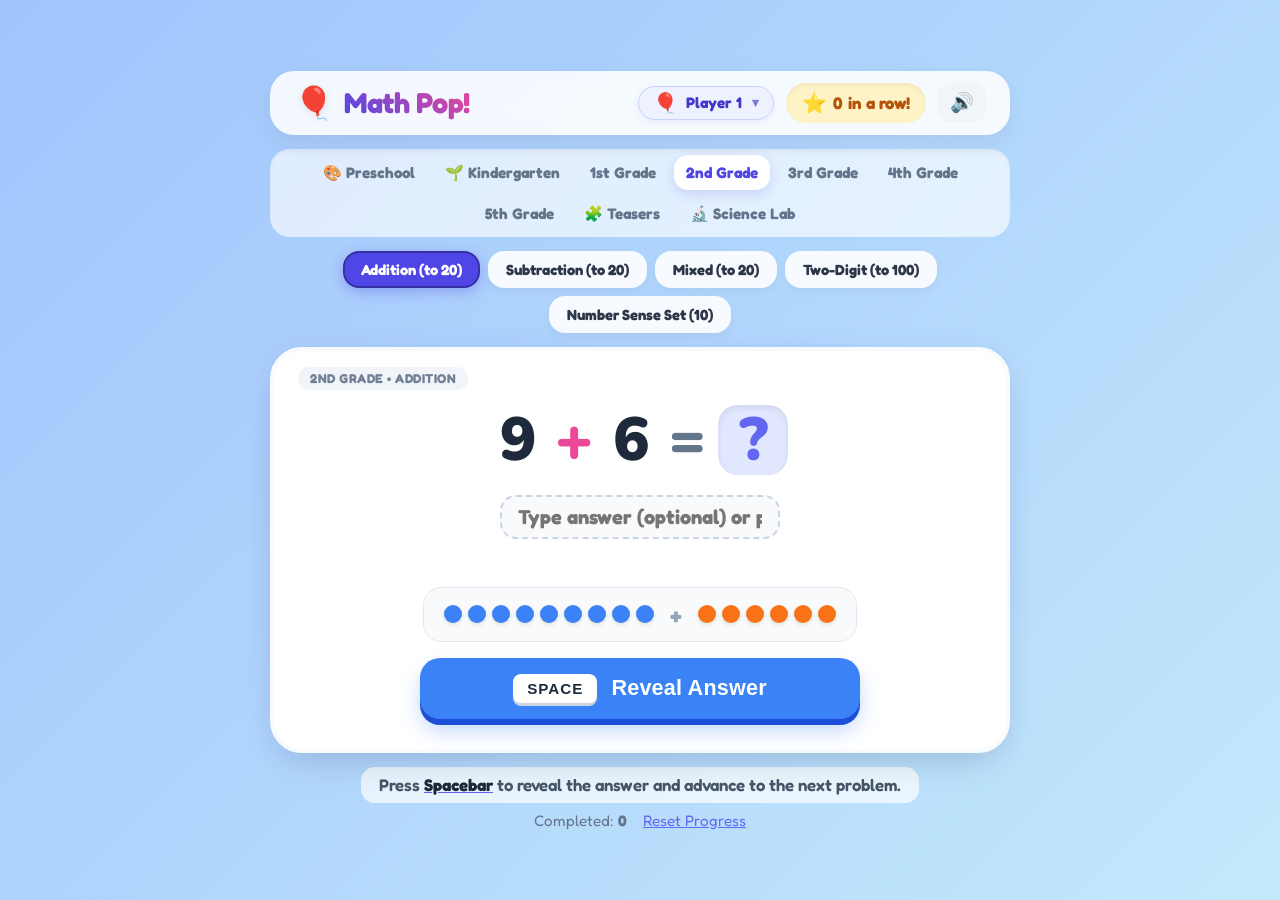
<file: index.html>
<!DOCTYPE html>
<html lang="en">
<head>
  <meta charset="UTF-8">
  <meta name="viewport" content="width=device-width, initial-scale=1.0">
  <title>Math Pop! 🚀 Preschool, Elementary Math, Logic &amp; Science Lab</title>
  <link rel="icon" href="data:image/svg+xml,<svg xmlns=%22http://www.w3.org/2000/svg%22 viewBox=%220 0 100 100%22><text y=%22.9em%22 font-size=%2290%22>🎈</text></svg>">
  <link rel="stylesheet" href="style.css">
  <link rel="preconnect" href="https://fonts.googleapis.com">
  <link rel="preconnect" href="https://fonts.gstatic.com" crossorigin>
  <link href="https://fonts.googleapis.com/css2?family=Fredoka:wght@400;600;700&family=Nunito:wght@700;900&display=swap" rel="stylesheet">
</head>
<body>
  <div class="app-container">
    <!-- Header Area -->
    <header class="quiz-header">
      <div class="logo">
        <span class="logo-icon">🎈</span>
        <h1>Math Pop!</h1>
      </div>

      <div class="header-controls">
        <button id="profileBtn" class="profile-pill" aria-label="Player Profile" title="Switch player or edit nickname">
          <span id="profileAvatar" class="profile-avatar">🎈</span>
          <span id="profileName" class="profile-name">Player 1</span>
          <span class="profile-pill-arrow">▾</span>
        </button>
        <div class="streak-pill" id="streakPill" title="Current streak">
          <span class="star-icon">⭐</span>
          <span id="streakCount">0</span> in a row!
        </div>
        <button id="soundToggle" class="icon-btn" aria-label="Toggle Sound" title="Toggle Sound">
          🔊
        </button>
      </div>
    </header>

    <!-- Top Primary Navigation Tabs: Grades & Activities -->
    <nav class="app-tabs" role="tablist" aria-label="Grades and Activities">
      <button class="app-tab" id="tabPreschool" role="tab" aria-selected="false" data-tab="preschool">
        🎨 Preschool
      </button>
      <button class="app-tab" id="tabKindergarten" role="tab" aria-selected="false" data-tab="kindergarten">
        🌱 Kindergarten
      </button>
      <button class="app-tab" id="tabGrade1" role="tab" aria-selected="false" data-tab="grade1">
        1st Grade
      </button>
      <button class="app-tab active" id="tabGrade2" role="tab" aria-selected="true" data-tab="grade2">
        2nd Grade
      </button>
      <button class="app-tab" id="tabGrade3" role="tab" aria-selected="false" data-tab="grade3">
        3rd Grade
      </button>
      <button class="app-tab" id="tabGrade4" role="tab" aria-selected="false" data-tab="grade4">
        4th Grade
      </button>
      <button class="app-tab" id="tabGrade5" role="tab" aria-selected="false" data-tab="grade5">
        5th Grade
      </button>
      <button class="app-tab" id="tabRiddles" role="tab" aria-selected="false" data-tab="riddles">
        🧩 Teasers
      </button>
      <button class="app-tab" id="tabScience" role="tab" aria-selected="false" data-tab="science">
        🔬 Science Lab
      </button>
    </nav>
 
    <!-- Main Application Landmark Container -->
    <main id="mainApp" class="app-main">

      <!-- TAB SECTION: PRESCHOOL (PATTERNS, COUNTING 1-5, SHAPES & SIZES, SORTING) -->
      <section id="preschoolSection" class="tab-panel hidden" role="tabpanel">
        <div class="mode-selector" id="preschoolTrackBar" role="radiogroup" aria-label="Preschool Problem Sets">
          <button class="preschool-track-btn active" data-track="patterns">Patterns (12)</button>
          <button class="preschool-track-btn" data-track="counting">Counting 1–5 (12)</button>
          <button class="preschool-track-btn" data-track="shapes">Shapes &amp; Sizes (12)</button>
          <button class="preschool-track-btn" data-track="sorting">Sorting &amp; Matching (12)</button>
        </div>

        <!-- Sequential Numbered Navigation Toolbar -->
        <div class="slide-nav-toolbar preschool-nav-toolbar" aria-label="Preschool Problem Navigation">
          <button id="prevPreschoolSlideBtn" class="slide-nav-btn" title="Previous Problem (Left Arrow)">← Prev</button>
          <div class="slide-progress-info">
            <span class="slide-counter-badge preschool-counter-badge" id="preschoolSlideIndicator">Problem 1 of 12</span>
            <div class="slide-dots" id="preschoolSlideDots"></div>
          </div>
          <button id="nextPreschoolSlideBtn" class="slide-nav-btn" title="Next Problem (Right Arrow)">Next →</button>
          <button id="preschoolSpeakBtn" class="icon-btn speak-btn" title="Read question aloud" aria-label="Read Question Aloud">🔊 Listen</button>
        </div>

        <!-- Preschool Problem Card Stage -->
        <section class="card-stage" aria-label="Preschool Problem Stage">
          <div class="popup-card preschool-card" id="preschoolCard">
            <div class="card-badge preschool-badge" id="preschoolBadge">Preschool • Patterns • Problem 1 of 12</div>

            <div class="riddle-header">
              <h2 class="riddle-question preschool-question" id="preschoolQuestion">What comes next in the pattern?</h2>
            </div>

            <div class="riddle-viewport preschool-viewport" id="preschoolViewport">
              <!-- SVG injected here -->
            </div>

            <div class="interactive-input-zone" id="preschoolInputZone">
              <input
                type="text"
                id="preschoolAnswerInput"
                aria-label="Preschool answer input"
                placeholder="Type answer (optional) or press Space"
                autocomplete="off"
              />
              <div class="input-feedback" id="preschoolInputFeedback" aria-live="polite" role="status"></div>
            </div>

            <div class="riddle-solution-box preschool-solution-box hidden" id="preschoolSolutionBox">
              <div class="riddle-answer-title preschool-answer-title" id="preschoolAnswerTitle">Answer</div>
              <div class="riddle-explanation preschool-explanation" id="preschoolExplanation">Explanation</div>
            </div>

            <div class="spacebar-bar-wrapper">
              <button id="preschoolActionBtn" class="spacebar-btn preschool-action-btn">
                <span class="key-cap">SPACE</span>
                <span class="action-text" id="preschoolActionText">Reveal Answer</span>
              </button>
            </div>
          </div>
        </section>
      </section>

    <!-- TAB SECTION: KINDERGARTEN (MATH, WORLD & NATURE, RIDDLES, PUZZLES) -->
    <section id="kindergartenSection" class="tab-panel hidden" role="tabpanel">
      <div class="mode-selector" id="kindergartenTrackBar" role="radiogroup" aria-label="Kindergarten Problem Sets">
        <button class="kindergarten-track-btn active" data-track="math">Counting &amp; Math (12)</button>
        <button class="kindergarten-track-btn" data-track="questions">World &amp; Nature (12)</button>
        <button class="kindergarten-track-btn" data-track="riddles">Riddles (12)</button>
        <button class="kindergarten-track-btn" data-track="puzzles">Shapes &amp; Logic (12)</button>
      </div>

      <!-- Sequential Numbered Navigation Toolbar -->
      <div class="slide-nav-toolbar kindergarten-nav-toolbar" aria-label="Kindergarten Problem Navigation">
        <button id="prevKindergartenSlideBtn" class="slide-nav-btn" title="Previous Problem (Left Arrow)">← Prev</button>
        <div class="slide-progress-info">
          <span class="slide-counter-badge kindergarten-counter-badge" id="kindergartenSlideIndicator">Problem 1 of 12</span>
          <div class="slide-dots" id="kindergartenSlideDots"></div>
        </div>
        <button id="nextKindergartenSlideBtn" class="slide-nav-btn" title="Next Problem (Right Arrow)">Next →</button>
        <button id="kindergartenSpeakBtn" class="icon-btn speak-btn" title="Read question aloud" aria-label="Read Question Aloud">🔊 Listen</button>
      </div>

        <!-- Kindergarten Problem Card Stage -->
        <section class="card-stage" aria-label="Kindergarten Problem Stage">
          <div class="popup-card kindergarten-card" id="kindergartenCard">
            <div class="card-badge kindergarten-badge" id="kindergartenBadge">Kindergarten • Counting &amp; Math • Problem 1 of 12</div>

            <div class="riddle-header">
              <h2 class="riddle-question kindergarten-question" id="kindergartenQuestion">How many ducks are in the pond?</h2>
            </div>

            <div class="riddle-viewport kindergarten-viewport" id="kindergartenViewport">
              <!-- SVG injected here -->
            </div>

            <div class="interactive-input-zone" id="kindergartenInputZone">
              <input 
                type="text" 
                id="kindergartenAnswerInput" 
                aria-label="Kindergarten answer input"
                placeholder="Type answer (optional) or press Space" 
                autocomplete="off"
              />
              <div class="input-feedback" id="kindergartenInputFeedback" aria-live="polite" role="status"></div>
            </div>

            <div class="riddle-solution-box kindergarten-solution-box hidden" id="kindergartenSolutionBox">
              <div class="riddle-answer-title kindergarten-answer-title" id="kindergartenAnswerTitle">Answer: 5 Ducks</div>
              <div class="riddle-explanation kindergarten-explanation" id="kindergartenExplanation">Count them from left to right: 1, 2, 3, 4, 5.</div>
            </div>

            <div class="spacebar-bar-wrapper">
              <button id="kindergartenActionBtn" class="spacebar-btn kindergarten-action-btn">
                <span class="key-cap">SPACE</span>
                <span class="action-text" id="kindergartenActionText">Reveal Answer</span>
              </button>
            </div>
          </div>
        </section>
      </section>

    <!-- TAB SECTION: MATH (Grades 1-5) -->
    <section id="mathSection" class="tab-panel active" role="tabpanel">
      <!-- Dynamic Topic Bar for the Selected Grade -->
      <div class="mode-selector" id="topicBar" role="radiogroup" aria-label="Topic Selector">
        <!-- Topic buttons injected dynamically based on grade -->
      </div>

      <!-- Numbered Navigation Toolbar (Visible for finite curated math sets) -->
      <div class="slide-nav-toolbar hidden" id="mathSetToolbar" aria-label="Problem Set Navigation">
        <button id="prevMathSlideBtn" class="slide-nav-btn" title="Previous Problem (Left Arrow)">← Prev</button>
        <div class="slide-progress-info">
          <span class="slide-counter-badge" id="mathSlideIndicator">Problem 1 of 10</span>
          <div class="slide-dots" id="mathSlideDots"></div>
        </div>
        <button id="nextMathSlideBtn" class="slide-nav-btn" title="Next Problem (Right Arrow)">Next →</button>
      </div>

        <!-- Math Problem Card Stage -->
        <section class="card-stage" aria-label="Math Problem Stage">
          <div class="popup-card" id="card">
            <div class="card-badge" id="cardBadge">2nd Grade • Addition</div>

            <!-- Problem Expression Display Area -->
            <div class="equation-container" id="equationContainer">
              <div class="equation" id="equation">
                <span class="num" id="numA">8</span>
                <span class="op" id="operator">+</span>
                <span class="num" id="numB">7</span>
                <span class="equals">=</span>
                <span class="solution-slot" id="solutionSlot">
                  <span class="question-mark" id="questionMark">?</span>
                  <span class="solution-val hidden" id="solutionVal">15</span>
                </span>
              </div>
            </div>

            <!-- Optional Answer Input -->
            <div class="interactive-input-zone" id="inputZone">
              <input 
                type="text" 
                id="answerInput" 
                aria-label="Math answer input"
                placeholder="Type answer (optional) or press Space" 
                autocomplete="off"
              />
              <div class="input-feedback" id="inputFeedback" aria-live="polite" role="status"></div>
            </div>

            <!-- Visualizer & Step-by-Step Explanation Area -->
            <div class="visualizer" id="visualizer" aria-label="Visual representation">
              <div class="dots-group" id="dotsA"></div>
              <div class="visualizer-op" id="visualizerOp">+</div>
              <div class="dots-group" id="dotsB"></div>
            </div>

            <!-- Detailed Step Breakdown (Fractions, PEMDAS, Multi-step) -->
            <div class="step-explanation hidden" id="stepExplanation">
              <!-- Injected step breakdown -->
            </div>

            <!-- Bottom Spacebar Action Prompt Bar -->
            <div class="spacebar-bar-wrapper">
              <button id="actionBtn" class="spacebar-btn">
                <span class="key-cap">SPACE</span>
                <span class="action-text" id="actionText">Reveal Answer</span>
              </button>
            </div>
          </div>
        </section>
      </section>

    <!-- TAB SECTION: SPATIAL & VISUAL RIDDLES / LOGIC -->
    <section id="riddlesSection" class="tab-panel hidden" role="tabpanel">
      <div class="mode-selector" id="teaserTrackBar" role="radiogroup" aria-label="Logic &amp; Spatial Tracks">
        <button class="teaser-track-btn active" data-track="logic">Logic Problems (12)</button>
        <button class="teaser-track-btn" data-track="visual">Visual &amp; Spatial (10)</button>
        <button class="teaser-track-btn" data-track="mental">3D Geometry (6)</button>
      </div>

      <!-- Sequential Numbered Navigation Toolbar -->
      <div class="slide-nav-toolbar" aria-label="Problem Navigation">
        <button id="prevSlideBtn" class="slide-nav-btn" title="Previous Problem (Left Arrow)">← Prev</button>
        <div class="slide-progress-info">
          <span class="slide-counter-badge" id="slideIndicator">Problem 1 of 12</span>
          <div class="slide-dots" id="slideDots"></div>
        </div>
        <button id="nextSlideBtn" class="slide-nav-btn" title="Next Problem (Right Arrow)">Next →</button>
      </div>

        <!-- Logic and Spatial Problem Card Stage -->
        <section class="card-stage" aria-label="Logic and Spatial Problem Stage">
          <div class="popup-card riddle-card" id="riddleCard">
            <div class="card-badge" id="riddleBadge">Logic Problems • Problem 1 of 12</div>

            <div class="riddle-header">
              <h2 class="riddle-question" id="riddleQuestion">What comes next in the pattern?</h2>
            </div>

            <div class="riddle-viewport" id="riddleViewport">
              <!-- SVG injected here -->
            </div>

            <div class="interactive-input-zone" id="riddleInputZone">
              <input 
                type="text" 
                id="riddleAnswerInput" 
                aria-label="Logic puzzle answer input"
                placeholder="Type answer (optional) or press Space" 
                autocomplete="off"
              />
              <div class="input-feedback" id="riddleInputFeedback" aria-live="polite" role="status"></div>
            </div>

            <div class="riddle-solution-box hidden" id="riddleSolutionBox">
              <div class="riddle-answer-title" id="riddleAnswerTitle">Answer: Triangle</div>
              <div class="riddle-explanation" id="riddleExplanation">The sequence repeats: Circle, Square, Triangle.</div>
            </div>

            <div class="spacebar-bar-wrapper">
              <button id="riddleActionBtn" class="spacebar-btn">
                <span class="key-cap">SPACE</span>
                <span class="action-text" id="riddleActionText">Reveal Answer</span>
              </button>
            </div>
          </div>
        </section>
      </section>
 
    <!-- TAB SECTION: SCIENCE LAB (PHYSICS, ENGINEERING & CHEMISTRY) -->
    <section id="scienceSection" class="tab-panel hidden" role="tabpanel">
      <div class="mode-selector" id="scienceTrackBar" role="radiogroup" aria-label="Science Track">
        <button class="science-track-btn active" data-track="space">Space &amp; Gravity (4)</button>
        <button class="science-track-btn" data-track="air">Air &amp; Friction (4)</button>
        <button class="science-track-btn" data-track="density">Density &amp; Fluids (4)</button>
        <button class="science-track-btn" data-track="chemistry">Chemistry &amp; Mechanics (4)</button>
      </div>

      <!-- Sequential Numbered Navigation Toolbar for Science -->
      <div class="slide-nav-toolbar science-nav-toolbar" aria-label="Science Problem Navigation">
        <button id="prevScienceSlideBtn" class="slide-nav-btn" title="Previous Problem (Left Arrow)">← Prev</button>
        <div class="slide-progress-info">
          <span class="slide-counter-badge" id="scienceSlideIndicator">Problem 1 of 4</span>
          <div class="slide-dots" id="scienceSlideDots"></div>
        </div>
        <button id="nextScienceSlideBtn" class="slide-nav-btn" title="Next Problem (Right Arrow)">Next →</button>
      </div>

        <!-- Science Lab Problem Card Stage -->
        <section class="card-stage" aria-label="Science Lab Problem Stage">
          <div class="popup-card science-card" id="scienceCard">
            <div class="card-badge science-badge" id="scienceBadge">Science Lab • Space &amp; Gravity • Problem 1 of 4</div>

            <div class="riddle-header">
              <h2 class="riddle-question" id="scienceQuestion">Science Question</h2>
            </div>

            <div class="riddle-viewport science-viewport" id="scienceViewport">
              <!-- Diagram injected here -->
            </div>

            <div class="interactive-input-zone" id="scienceInputZone">
              <input 
                type="text" 
                id="scienceAnswerInput" 
                aria-label="Science prediction answer input"
                placeholder="Type prediction (optional) or press Space" 
                autocomplete="off"
              />
              <div class="input-feedback" id="scienceInputFeedback" aria-live="polite" role="status"></div>
            </div>

            <div class="riddle-solution-box science-solution-box hidden" id="scienceSolutionBox">
              <div class="riddle-answer-title" id="scienceAnswerTitle">Answer</div>
              <div class="riddle-explanation" id="scienceExplanation">Explanation</div>
            </div>

            <div class="spacebar-bar-wrapper">
              <button id="scienceActionBtn" class="spacebar-btn science-action-btn">
                <span class="key-cap">SPACE</span>
                <span class="action-text" id="scienceActionText">Reveal Answer</span>
              </button>
            </div>
          </div>
        </section>
      </section>
    </main>

    <!-- Bottom Helper Instructions -->
    <footer class="quiz-footer">
      <div class="footer-tip">
        <span class="key-hint">Press <strong>Spacebar</strong> to reveal the answer and advance to the next problem.</span>
      </div>
      <div class="stats-bar">
        <span>Completed: <strong id="totalCompleted">0</strong></span>
        <button id="resetStatsBtn" class="link-btn">Reset Progress</button>
      </div>
    </footer>
  </div>

  <!-- Profile & Persistence Modal -->
  <div id="profileModal" class="modal-overlay hidden" role="dialog" aria-modal="true" aria-labelledby="profileModalTitle">
    <div class="modal-card">
      <div class="modal-header">
        <div class="modal-header-left">
          <h2 id="profileModalTitle" class="modal-title">👤 Player Profile</h2>
        </div>
        <div class="modal-header-right">
          <button id="modalPlayBtn" class="btn-play-header" title="Resume learning">Play Now 🚀</button>
          <button id="closeProfileModalBtn" class="modal-close-btn" aria-label="Close Profile Modal">&times;</button>
        </div>
      </div>

      <div class="modal-body">
        <!-- Active Player Showcase -->
        <div class="active-player-card">
          <div class="player-identity">
            <span id="modalActiveAvatar" class="player-avatar-large" title="Click to change avatar">🎈</span>
            <div class="player-info">
              <div class="player-name-row" id="playerNameRow" title="Click to edit nickname">
                <h3 id="modalActiveName" class="player-name">Player 1</h3>
                <button id="editProfileBtn" class="mini-btn" title="Edit nickname or icon">Edit</button>
              </div>
              <span class="player-status-badge">Active Profile</span>
            </div>
          </div>

          <!-- Notification feedback banner -->
          <div id="profileSaveFeedback" class="save-feedback hidden"></div>

          <!-- Edit Player Form (Hidden by default) -->
          <form id="editPlayerForm" class="edit-player-form hidden">
            <div class="form-row">
              <input type="text" id="editPlayerNameInput" maxlength="15" placeholder="Nickname" required autocomplete="off" />
              <button type="submit" class="btn-primary-sm" id="savePlayerNameBtn">Save</button>
              <button type="button" id="cancelEditPlayerBtn" class="btn-secondary-sm">Cancel</button>
            </div>
            <div class="avatar-select-label">Select Avatar:</div>
            <div class="avatar-picker-grid" id="editAvatarPicker">
              <!-- Icons injected by JS -->
            </div>
          </form>

          <!-- Player Key Stats -->
          <div class="profile-stats-grid">
            <div class="stat-box primary">
              <span class="stat-number" id="modalTotalCompleted">0</span>
              <span class="stat-label">Completed</span>
            </div>
            <div class="stat-box">
              <span class="stat-number" id="modalCurrentStreak">0</span>
              <span class="stat-label">Current Streak</span>
            </div>
            <div class="stat-box">
              <span class="stat-number" id="modalBestStreak">0</span>
              <span class="stat-label">Best Streak</span>
            </div>
          </div>

          <!-- Detailed Category Breakdown -->
          <div class="category-breakdown-section">
            <h4 class="breakdown-title">Completed by Section</h4>
            <div class="category-chips-grid" id="categoryBreakdownGrid">
              <!-- Injected dynamically -->
            </div>
          </div>
        </div>

        <!-- Profile Switcher & Creator -->
        <div class="profile-switcher-section">
          <div class="section-header-row">
            <h4>Switch Player Session</h4>
            <button id="toggleNewPlayerBtn" class="btn-text">+ New Player</button>
          </div>

          <!-- Add New Player Form (Hidden by default) -->
          <form id="newPlayerForm" class="new-player-form hidden">
            <div class="form-row">
              <input type="text" id="newPlayerNameInput" maxlength="15" placeholder="Enter nickname..." required autocomplete="off" />
              <button type="submit" class="btn-primary-sm">Create</button>
              <button type="button" id="cancelNewPlayerBtn" class="btn-secondary-sm">Cancel</button>
            </div>
            <div class="avatar-select-label">Select Avatar:</div>
            <div class="avatar-picker-grid" id="newAvatarPicker">
              <!-- Icons injected by JS -->
            </div>
          </form>

          <!-- Profiles List -->
          <div class="profile-list" id="profileList">
            <!-- Profile items injected by JS -->
          </div>
        </div>

        <!-- Danger & Backup Management -->
        <div class="profile-management-section">
          <div class="danger-actions">
            <button id="resetProfileStatsBtn" class="btn-warning-sm">Reset Progress</button>
            <button id="deleteProfileBtn" class="btn-danger-sm hidden">Delete Profile</button>
          </div>
          <div class="backup-actions">
            <button id="exportProfilesBtn" class="link-action">Export JSON</button>
            <button id="importProfilesBtn" class="link-action">Import JSON</button>
            <input type="file" id="importFileInput" accept=".json" class="hidden" />
          </div>
        </div>
      </div>
    </div>
  </div>

  <canvas id="confettiCanvas"></canvas>
  <!-- Modular Application Scripts (Zero Build / Direct file:// & Web compatible) -->
  <script src="js/storage.js"></script>
  <script src="js/audio.js"></script>
  <script src="js/speech.js"></script>
  <script src="js/data/math-data.js"></script>
  <script src="js/data/logic-data.js"></script>
  <script src="js/data/science-data.js"></script>
  <script src="js/data/preschool-data.js"></script>
  <script src="js/data/kindergarten-data.js"></script>
  <script src="js/app.js"></script>
</body>
</html>
</file>
<file: style.css>
/* ========================================================
   MATH POP! — PLAYFUL & FRIENDLY STYLESHEET
   ======================================================== */

:root {
  --bg-gradient: linear-gradient(135deg, #a1c4fd 0%, #c2e9fb 100%);
  --card-bg: #ffffff;
  --text-main: #2d3748;
  --text-muted: #718096;
  --primary-color: #4f46e5;
  --accent-blue: #3b82f6;
  --accent-orange: #f97316;
  --accent-green: #10b981;
  --accent-yellow: #f59e0b;
  --accent-pink: #ec4899;
  --accent-purple: #8b5cf6;
  --space-key-bg: #3b82f6;
  --space-key-shadow: #1d4ed8;
  --card-shadow: 0 20px 40px -15px rgba(0, 0, 0, 0.15), 0 0 25px rgba(79, 70, 229, 0.08);
}

* {
  box-sizing: border-box;
  margin: 0;
  padding: 0;
  user-select: none;
}

body {
  font-family: 'Fredoka', -apple-system, BlinkMacSystemFont, "Segoe UI", Roboto, sans-serif;
  background: var(--bg-gradient);
  color: var(--text-main);
  min-height: 100vh;
  display: flex;
  justify-content: center;
  align-items: center;
  padding: 16px;
  overflow-x: hidden;
}

.app-container {
  width: 100%;
  max-width: 740px;
  display: flex;
  flex-direction: column;
  gap: 14px;
}

/* Header */
.quiz-header {
  display: flex;
  justify-content: space-between;
  align-items: center;
  background: rgba(255, 255, 255, 0.88);
  backdrop-filter: blur(12px);
  padding: 12px 24px;
  border-radius: 24px;
  box-shadow: 0 8px 24px rgba(0, 0, 0, 0.06);
}

.logo {
  display: flex;
  align-items: center;
  gap: 10px;
}

.logo-icon {
  font-size: 2rem;
  filter: drop-shadow(0 2px 4px rgba(0,0,0,0.1));
}

.logo h1 {
  font-family: 'Fredoka', sans-serif;
  font-size: 1.8rem;
  font-weight: 700;
  background: linear-gradient(45deg, #4f46e5, #ec4899);
  -webkit-background-clip: text;
  -webkit-text-fill-color: transparent;
  letter-spacing: -0.5px;
}

.header-controls {
  display: flex;
  align-items: center;
  gap: 12px;
}

.streak-pill {
  display: flex;
  align-items: center;
  gap: 6px;
  background: #fef3c7;
  color: #b45309;
  font-weight: 700;
  padding: 8px 16px;
  border-radius: 9999px;
  box-shadow: inset 0 2px 4px rgba(0,0,0,0.05);
  font-size: 1.05rem;
  transition: transform 0.2s cubic-bezier(0.34, 1.56, 0.64, 1);
}

.streak-pill.bump {
  transform: scale(1.18);
}

.star-icon {
  font-size: 1.25rem;
}

.icon-btn {
  background: #f1f5f9;
  border: none;
  font-size: 1.2rem;
  padding: 8px 12px;
  border-radius: 12px;
  cursor: pointer;
  transition: all 0.15s ease;
}

.icon-btn:hover {
  background: #e2e8f0;
  transform: scale(1.08);
}

/* Primary App Navigation Tabs */
.app-tabs {
  display: flex;
  flex-wrap: wrap;
  justify-content: center;
  gap: 6px;
  background: rgba(255, 255, 255, 0.65);
  padding: 6px;
  border-radius: 20px;
  box-shadow: inset 0 2px 4px rgba(0, 0, 0, 0.04);
}

.app-tab {
  background: transparent;
  border: none;
  font-family: inherit;
  font-size: 0.95rem;
  font-weight: 700;
  color: #64748b;
  padding: 8px 12px;
  border-radius: 14px;
  cursor: pointer;
  transition: all 0.15s ease;
  display: inline-flex;
  align-items: center;
  justify-content: center;
  white-space: nowrap;
}

.app-tab:hover {
  color: #1e293b;
  background: rgba(255, 255, 255, 0.85);
  transform: translateY(-1px);
}

.app-tab.active {
  background: #ffffff;
  color: #4f46e5;
  font-weight: 800;
  box-shadow: 0 4px 12px rgba(79, 70, 229, 0.18);
}

/* App Main Landmark Container */
.app-main {
  width: 100%;
  display: flex;
  flex-direction: column;
  gap: 14px;
}

/* Tab Panels */
.tab-panel {
  display: flex;
  flex-direction: column;
  gap: 14px;
}

.tab-panel.hidden {
  display: none !important;
}

/* Mode Selector Pills */
.mode-selector {
  display: flex;
  justify-content: center;
  flex-wrap: wrap;
  gap: 8px;
}

.mode-btn, .riddle-mode-btn {
  background: rgba(255, 255, 255, 0.9);
  border: 2px solid transparent;
  color: var(--text-main);
  font-family: inherit;
  font-size: 0.92rem;
  font-weight: 700;
  padding: 8px 16px;
  border-radius: 16px;
  cursor: pointer;
  transition: all 0.2s cubic-bezier(0.34, 1.56, 0.64, 1);
  box-shadow: 0 4px 10px rgba(0, 0, 0, 0.04);
}

.mode-btn:hover, .riddle-mode-btn:hover {
  transform: translateY(-2px);
  background: #ffffff;
}

.mode-btn.active, .riddle-mode-btn.active {
  background: #4f46e5;
  color: #ffffff;
  border-color: #3730a3;
  box-shadow: 0 4px 14px rgba(79, 70, 229, 0.35);
}

/* Card Stage & Pop-Up Card */
.card-stage {
  display: flex;
  justify-content: center;
  perspective: 1000px;
}

.popup-card {
  width: 100%;
  background: var(--card-bg);
  border-radius: 32px;
  box-shadow: var(--card-shadow);
  padding: 30px 24px;
  display: flex;
  flex-direction: column;
  align-items: center;
  position: relative;
  transition: transform 0.25s cubic-bezier(0.34, 1.56, 0.64, 1);
  animation: popIn 0.35s cubic-bezier(0.34, 1.56, 0.64, 1);
  border: 4px solid #f8fafc;
}

@keyframes popIn {
  0% {
    opacity: 0;
    transform: scale(0.88) translateY(20px);
  }
  100% {
    opacity: 1;
    transform: scale(1) translateY(0);
  }
}

.card-badge {
  position: absolute;
  top: 16px;
  left: 24px;
  background: #f1f5f9;
  color: var(--text-muted);
  font-size: 0.8rem;
  font-weight: 700;
  text-transform: uppercase;
  letter-spacing: 0.5px;
  padding: 4px 12px;
  border-radius: 999px;
}

/* Problem Number Tag inside Question */
.problem-num-tag {
  display: inline-flex;
  align-items: center;
  justify-content: center;
  background: #e0e7ff;
  color: #4338ca;
  font-family: 'Fredoka', sans-serif;
  font-size: 0.88rem;
  font-weight: 700;
  padding: 3px 10px;
  border-radius: 10px;
  margin-right: 8px;
  vertical-align: middle;
  box-shadow: 0 2px 0 #c7d2fe;
}

/* Math Equation Display */
.equation-container {
  margin: 18px 0 10px;
  width: 100%;
  display: flex;
  justify-content: center;
}

.equation {
  font-family: 'Nunito', 'Fredoka', sans-serif;
  font-size: 3.8rem;
  font-weight: 900;
  display: flex;
  align-items: center;
  justify-content: center;
  flex-wrap: wrap;
  gap: 14px;
  color: #1e293b;
  letter-spacing: -1px;
}

.num {
  color: #1e293b;
  min-width: 50px;
  text-align: center;
}

.op {
  color: #ec4899;
  transform: scale(1.05);
}

.equals {
  color: #64748b;
}

.solution-slot {
  min-width: 70px;
  display: inline-flex;
  justify-content: center;
  align-items: center;
}

.question-mark {
  color: #6366f1;
  background: #e0e7ff;
  width: 70px;
  height: 70px;
  display: inline-flex;
  align-items: center;
  justify-content: center;
  border-radius: 20px;
  animation: pulseQ 1.5s infinite ease-in-out;
  box-shadow: inset 0 3px 6px rgba(0,0,0,0.08);
}

@keyframes pulseQ {
  0%, 100% { transform: scale(1); }
  50% { transform: scale(1.06); }
}

.solution-val {
  color: #059669;
  background: #d1fae5;
  padding: 0 16px;
  border-radius: 20px;
  display: inline-block;
  animation: bounceSolve 0.4s cubic-bezier(0.34, 1.56, 0.64, 1);
  box-shadow: 0 4px 12px rgba(16, 185, 129, 0.25);
  font-size: 0.95em;
}

@keyframes bounceSolve {
  0% { transform: scale(0.5); opacity: 0; }
  70% { transform: scale(1.15); }
  100% { transform: scale(1); opacity: 1; }
}

/* Fraction Rendering */
.fraction {
  display: inline-flex;
  flex-direction: column;
  vertical-align: middle;
  text-align: center;
  font-size: 0.85em;
  padding: 0 4px;
}

.fraction-num {
  border-bottom: 3.5px solid currentColor;
  padding-bottom: 2px;
  line-height: 1;
}

.fraction-den {
  padding-top: 3px;
  line-height: 1;
}

/* Optional Input Zone */
.interactive-input-zone {
  margin-top: 4px;
  margin-bottom: 10px;
  display: flex;
  flex-direction: column;
  align-items: center;
  gap: 6px;
}

#answerInput,
#riddleAnswerInput,
#scienceAnswerInput,
#kindergartenAnswerInput,
#preschoolAnswerInput {
  font-family: inherit;
  font-size: 1.25rem;
  font-weight: 700;
  text-align: center;
  border: 2.5px dashed #cbd5e1;
  background: #f8fafc;
  color: #334155;
  border-radius: 16px;
  padding: 8px 16px;
  width: 280px;
  outline: none;
  transition: all 0.2s ease;
}

#answerInput:focus,
#riddleAnswerInput:focus,
#scienceAnswerInput:focus,
#kindergartenAnswerInput:focus,
#preschoolAnswerInput:focus {
  border-color: #6366f1;
  background: #ffffff;
  border-style: solid;
  box-shadow: 0 0 0 4px rgba(99, 102, 241, 0.15);
}

.input-feedback {
  font-size: 1rem;
  font-weight: 700;
  min-height: 24px;
}

.input-feedback.correct {
  color: #059669;
}

.input-feedback.incorrect {
  color: #e11d48;
}

/* Visualizer (Ten-Frames & Dot Counters) */
.visualizer {
  display: flex;
  align-items: center;
  justify-content: center;
  gap: 16px;
  margin: 8px 0 16px;
  padding: 12px 20px;
  background: #f8fafc;
  border-radius: 18px;
  min-height: 54px;
  max-width: 95%;
  flex-wrap: wrap;
  border: 1px solid #e2e8f0;
}

.dots-group {
  display: flex;
  flex-wrap: wrap;
  gap: 6px;
  max-width: 220px;
  justify-content: center;
}

.dot {
  width: 18px;
  height: 18px;
  border-radius: 50%;
  transition: transform 0.2s ease;
  box-shadow: 0 2px 4px rgba(0,0,0,0.1);
}

.dot-blue {
  background: #3b82f6;
}

.dot-orange {
  background: #f97316;
}

.dot-ghost {
  background: #e2e8f0;
  border: 1.5px dashed #94a3b8;
  opacity: 0.5;
}

.visualizer-op {
  font-size: 1.5rem;
  font-weight: 800;
  color: #94a3b8;
}

/* Step-by-Step Breakdown (PEMDAS, Fractions, Multi-step) */
.step-explanation {
  width: 100%;
  background: #ecfdf5;
  border: 2px solid #a7f3d0;
  border-radius: 18px;
  padding: 12px 18px;
  margin: 6px 0 16px;
  font-size: 1.05rem;
  line-height: 1.45;
  color: #065f46;
  text-align: center;
  font-weight: 600;
  animation: bounceIn 0.3s cubic-bezier(0.34, 1.56, 0.64, 1);
}

/* Geometry Diagram */
.geom-container {
  display: flex;
  flex-direction: column;
  align-items: center;
  gap: 6px;
}

.geom-container svg {
  max-width: 240px;
  height: auto;
}

/* ========================================================
   SPATIAL & VISUAL RIDDLES STYLING
   ======================================================== */
.riddle-card {
  padding: 28px 24px;
}

.riddle-header {
  margin: 18px 0 14px;
  text-align: center;
}

.riddle-question {
  font-family: 'Fredoka', sans-serif;
  font-size: 1.55rem;
  font-weight: 700;
  color: #1e293b;
  line-height: 1.35;
}

.riddle-viewport {
  width: 100%;
  min-height: 220px;
  background: #f8fafc;
  border: 2px solid #e2e8f0;
  border-radius: 24px;
  display: flex;
  align-items: center;
  justify-content: center;
  padding: 16px;
  margin-bottom: 18px;
  box-shadow: inset 0 2px 6px rgba(0, 0, 0, 0.03);
  position: relative;
  overflow: hidden;
}

.riddle-viewport svg {
  max-width: 100%;
  max-height: 240px;
  height: auto;
}

.riddle-solution-box {
  width: 100%;
  background: #ecfdf5;
  border: 2px solid #a7f3d0;
  border-radius: 20px;
  padding: 14px 20px;
  margin-bottom: 18px;
  text-align: center;
  animation: bounceIn 0.35s cubic-bezier(0.34, 1.56, 0.64, 1);
}

@keyframes bounceIn {
  0% { transform: scale(0.9); opacity: 0; }
  100% { transform: scale(1); opacity: 1; }
}

.riddle-answer-title {
  font-family: 'Fredoka', sans-serif;
  font-size: 1.45rem;
  font-weight: 800;
  color: #065f46;
  margin-bottom: 4px;
}

.riddle-explanation {
  font-size: 1.1rem;
  font-weight: 600;
  color: #047857;
  line-height: 1.4;
}

/* Spacebar Action Button */
.spacebar-bar-wrapper {
  width: 100%;
  display: flex;
  justify-content: center;
}

.spacebar-btn {
  width: 100%;
  max-width: 440px;
  background: var(--space-key-bg);
  border: none;
  border-radius: 20px;
  padding: 16px 24px;
  display: flex;
  align-items: center;
  justify-content: center;
  gap: 14px;
  cursor: pointer;
  box-shadow: 0 6px 0 var(--space-key-shadow), 0 12px 20px rgba(59, 130, 246, 0.3);
  transition: all 0.1s ease;
  transform: translateY(0);
}

.spacebar-btn:hover {
  transform: translateY(-2px);
  box-shadow: 0 8px 0 var(--space-key-shadow), 0 16px 24px rgba(59, 130, 246, 0.35);
}

.spacebar-btn:active, .spacebar-btn.pressed {
  transform: translateY(4px);
  box-shadow: 0 2px 0 var(--space-key-shadow), 0 4px 10px rgba(59, 130, 246, 0.2);
}

.key-cap {
  background: #ffffff;
  color: #1e293b;
  font-size: 0.95rem;
  font-weight: 800;
  letter-spacing: 1px;
  padding: 6px 14px;
  border-radius: 8px;
  box-shadow: 0 3px 0 #cbd5e1;
  text-shadow: none;
}

.action-text {
  color: #ffffff;
  font-size: 1.35rem;
  font-weight: 700;
  letter-spacing: 0.2px;
}

.spacebar-btn.next-mode {
  background: #10b981;
  box-shadow: 0 6px 0 #047857, 0 12px 20px rgba(16, 185, 129, 0.3);
}

.spacebar-btn.next-mode:hover {
  box-shadow: 0 8px 0 #047857, 0 16px 24px rgba(16, 185, 129, 0.35);
}

.spacebar-btn.next-mode:active, .spacebar-btn.next-mode.pressed {
  transform: translateY(4px);
  box-shadow: 0 2px 0 #047857, 0 4px 10px rgba(16, 185, 129, 0.2);
}

/* Footer info */
.quiz-footer {
  display: flex;
  flex-direction: column;
  align-items: center;
  gap: 8px;
  text-align: center;
}

.footer-tip {
  color: #475569;
  font-size: 1.05rem;
  font-weight: 600;
  background: rgba(255, 255, 255, 0.7);
  padding: 8px 18px;
  border-radius: 14px;
}

.key-hint strong {
  color: #1e293b;
  text-decoration: underline;
  text-decoration-color: #6366f1;
}

.stats-bar {
  display: flex;
  gap: 16px;
  font-size: 0.95rem;
  color: #64748b;
}

.link-btn {
  background: none;
  border: none;
  color: #6366f1;
  text-decoration: underline;
  font-family: inherit;
  font-size: inherit;
  cursor: pointer;
}

.link-btn:hover {
  color: #4338ca;
}

.hidden {
  display: none !important;
}

/* Confetti canvas */
#confettiCanvas {
  position: fixed;
  top: 0;
  left: 0;
  width: 100vw;
  height: 100vh;
  pointer-events: none;
  z-index: 999;
}

/* Mental 3D Thought Viewport */
.thought-bubble-container {
  display: flex;
  flex-direction: column;
  align-items: center;
  justify-content: center;
  gap: 10px;
  text-align: center;
  padding: 16px;
}

.thought-icon {
  font-size: 3.4rem;
  filter: drop-shadow(0 4px 6px rgba(0,0,0,0.1));
  animation: floatBubble 2s infinite ease-in-out;
}

@keyframes floatBubble {
  0%, 100% { transform: translateY(0) scale(1); }
  50% { transform: translateY(-6px) scale(1.04); }
}

.thought-text {
  font-size: 1.25rem;
  font-weight: 700;
  color: #334155;
}

.thought-hint {
  font-size: 0.95rem;
  color: #4f46e5;
  font-weight: 600;
  background: #e0e7ff;
  padding: 4px 14px;
  border-radius: 999px;
}

/* Track Selector Buttons (Preschool, Kindergarten, Teasers, Science) */
.preschool-track-btn,
.kindergarten-track-btn,
.teaser-track-btn,
.science-track-btn {
  background: rgba(255, 255, 255, 0.9);
  border: 2px solid transparent;
  color: var(--text-main);
  font-family: inherit;
  font-size: 0.92rem;
  font-weight: 700;
  padding: 8px 16px;
  border-radius: 16px;
  cursor: pointer;
  transition: all 0.2s cubic-bezier(0.34, 1.56, 0.64, 1);
  box-shadow: 0 4px 10px rgba(0, 0, 0, 0.04);
}

.preschool-track-btn:hover,
.kindergarten-track-btn:hover,
.teaser-track-btn:hover,
.science-track-btn:hover {
  transform: translateY(-2px);
  background: #ffffff;
}

.preschool-track-btn.active {
  background: linear-gradient(135deg, #ec4899 0%, #db2777 100%);
  color: #ffffff;
  border-color: #be185d;
  box-shadow: 0 4px 14px rgba(236, 72, 153, 0.35);
}

.kindergarten-track-btn.active {
  background: linear-gradient(135deg, #10b981 0%, #059669 100%);
  color: #ffffff;
  border-color: #047857;
  box-shadow: 0 4px 14px rgba(16, 185, 129, 0.35);
}

.teaser-track-btn.active {
  background: linear-gradient(135deg, #4f46e5 0%, #6366f1 100%);
  color: #ffffff;
  border-color: #3730a3;
  box-shadow: 0 4px 14px rgba(79, 70, 229, 0.35);
}

.science-track-btn.active {
  background: linear-gradient(135deg, #0284c7 0%, #0369a1 100%);
  color: #ffffff;
  border-color: #075985;
  box-shadow: 0 4px 14px rgba(2, 132, 199, 0.35);
}

/* Sequential Numbered Slide Navigation Toolbar */
.slide-nav-toolbar {
  display: flex;
  align-items: center;
  justify-content: space-between;
  background: rgba(255, 255, 255, 0.75);
  backdrop-filter: blur(8px);
  padding: 8px 16px;
  border-radius: 20px;
  box-shadow: 0 4px 12px rgba(0, 0, 0, 0.04);
  gap: 12px;
  margin-bottom: 4px;
}

.slide-nav-btn {
  background: #ffffff;
  border: 1.5px solid #cbd5e1;
  color: #334155;
  font-family: inherit;
  font-size: 0.92rem;
  font-weight: 700;
  padding: 6px 14px;
  border-radius: 12px;
  cursor: pointer;
  transition: all 0.15s ease;
  box-shadow: 0 2px 4px rgba(0,0,0,0.03);
}

.slide-nav-btn:hover:not(:disabled) {
  background: #4f46e5;
  color: #ffffff;
  border-color: #4f46e5;
  transform: scale(1.04);
}

.slide-nav-btn:active {
  transform: scale(0.96);
}

.slide-nav-btn:disabled {
  opacity: 0.4;
  cursor: not-allowed;
}

.slide-progress-info {
  display: flex;
  flex-direction: column;
  align-items: center;
  gap: 6px;
  flex: 1;
}

.slide-counter-badge {
  font-size: 0.92rem;
  font-weight: 800;
  color: #4f46e5;
  letter-spacing: 0.3px;
  padding: 2px 10px;
  border-radius: 999px;
  background: #eef2ff;
}

.slide-dots {
  display: flex;
  align-items: center;
  justify-content: center;
  gap: 6px;
  flex-wrap: wrap;
  max-width: 280px;
}

.slide-dot {
  width: 9px;
  height: 9px;
  border-radius: 50%;
  background: #cbd5e1;
  cursor: pointer;
  transition: all 0.2s cubic-bezier(0.34, 1.56, 0.64, 1);
}

.slide-dot:hover {
  transform: scale(1.3);
  background: #94a3b8;
}

.slide-dot.active {
  background: #4f46e5;
  transform: scale(1.35);
  box-shadow: 0 0 0 3px rgba(79, 70, 229, 0.25);
}

/* Numbered Step Pills in Toolbar */
.slide-step-btn {
  min-width: 28px;
  height: 28px;
  padding: 0 6px;
  border-radius: 50%;
  border: 2px solid #cbd5e1;
  background: #ffffff;
  color: #475569;
  font-family: 'Fredoka', sans-serif;
  font-size: 0.85rem;
  font-weight: 700;
  cursor: pointer;
  display: inline-flex;
  align-items: center;
  justify-content: center;
  box-shadow: 0 2px 0 #cbd5e1;
  transition: all 0.15s cubic-bezier(0.34, 1.56, 0.64, 1);
}

.slide-step-btn:hover {
  border-color: #4f46e5;
  color: #4f46e5;
  transform: scale(1.15);
}

.slide-step-btn.completed {
  background: #dcfce7;
  border-color: #86efac;
  color: #15803d;
  box-shadow: 0 2px 0 #86efac;
}

.slide-step-btn.active {
  background: #4f46e5;
  border-color: #3730a3;
  color: #ffffff;
  box-shadow: 0 3px 0 #3730a3, 0 4px 10px rgba(79, 70, 229, 0.35);
  transform: scale(1.12);
}

.slide-step-btn.completed.active {
  background: #10b981;
  border-color: #047857;
  color: #ffffff;
  box-shadow: 0 3px 0 #047857, 0 4px 10px rgba(16, 185, 129, 0.35);
  transform: scale(1.12);
}

/* Set Complete Summary State */
.set-complete-panel {
  display: flex;
  flex-direction: column;
  align-items: center;
  justify-content: center;
  text-align: center;
  padding: 28px 20px;
  gap: 14px;
  width: 100%;
  animation: bounceIn 0.35s cubic-bezier(0.34, 1.56, 0.64, 1);
}

.set-complete-badge {
  font-size: 3.5rem;
  animation: floatBubble 2s infinite ease-in-out;
}

.set-complete-title {
  font-family: 'Fredoka', sans-serif;
  font-size: 1.8rem;
  font-weight: 800;
  background: linear-gradient(45deg, #4f46e5, #ec4899);
  -webkit-background-clip: text;
  -webkit-text-fill-color: transparent;
}

.set-complete-desc {
  font-size: 1.15rem;
  font-weight: 600;
  color: #475569;
  max-width: 440px;
  line-height: 1.45;
}

.set-complete-actions {
  display: flex;
  gap: 12px;
  margin-top: 6px;
  flex-wrap: wrap;
  justify-content: center;
}

.btn-set-action {
  font-family: 'Fredoka', sans-serif;
  background: #4f46e5;
  color: #ffffff;
  border: none;
  border-radius: 16px;
  padding: 12px 24px;
  font-size: 1.05rem;
  font-weight: 700;
  cursor: pointer;
  box-shadow: 0 4px 0 #3730a3, 0 8px 16px rgba(79, 70, 229, 0.3);
  transition: all 0.15s ease;
}

.btn-set-action:hover {
  transform: translateY(-2px);
  box-shadow: 0 6px 0 #3730a3, 0 10px 20px rgba(79, 70, 229, 0.35);
}

.btn-set-action:active {
  transform: translateY(2px);
  box-shadow: 0 2px 0 #3730a3;
}

.btn-set-action.secondary {
  background: #f1f5f9;
  color: #334155;
  box-shadow: 0 4px 0 #cbd5e1;
}

.btn-set-action.secondary:hover {
  background: #e2e8f0;
}

/* Logic Riddle Illustration Box */
.logic-riddle-container {
  display: flex;
  flex-direction: column;
  align-items: center;
  justify-content: center;
  text-align: center;
  padding: 16px 20px;
  gap: 12px;
  min-height: 180px;
}

.logic-riddle-icon {
  font-size: 3.2rem;
  filter: drop-shadow(0 4px 6px rgba(0,0,0,0.1));
}

.logic-riddle-clue {
  font-size: 1.25rem;
  font-weight: 700;
  color: #1e293b;
  line-height: 1.45;
  max-width: 520px;
}

.logic-tiles-row {
  display: flex;
  align-items: center;
  justify-content: center;
  gap: 10px;
  margin: 6px 0;
  flex-wrap: wrap;
}

.logic-tile {
  display: inline-flex;
  align-items: center;
  justify-content: center;
  width: 48px;
  height: 52px;
  background: #ffffff;
  border: 3px solid #6366f1;
  border-radius: 12px;
  font-family: 'Fredoka', sans-serif;
  font-size: 1.6rem;
  font-weight: 800;
  color: #4f46e5;
  box-shadow: 0 4px 0 #cbd5e1;
  transition: all 0.3s cubic-bezier(0.34, 1.56, 0.64, 1);
}

.logic-tile.crossed {
  background: #fee2e2;
  border-color: #ef4444;
  color: #dc2626;
  text-decoration: line-through;
  opacity: 0.6;
}

.logic-tile.green-glow {
  background: #d1fae5;
  border-color: #10b981;
  color: #047857;
  transform: scale(1.08);
  box-shadow: 0 4px 0 #059669;
}

.logic-banner {
  display: inline-flex;
  align-items: center;
  gap: 8px;
  padding: 8px 16px;
  background: #f1f5f9;
  border-radius: 10px;
  font-family: 'Fredoka', sans-serif;
  font-size: 1.15rem;
  font-weight: 700;
  color: #334155;
}

.logic-banner.highlight {
  background: #fef3c7;
  border: 2px solid #f59e0b;
  color: #b45309;
}

/* ========================================================
   SECTION CARD ACCENTS (PRESCHOOL, KINDERGARTEN, SCIENCE)
   ======================================================== */
.preschool-card {
  border-top: 6px solid #ec4899;
}

.preschool-badge {
  background: #fce7f3;
  color: #be185d;
  border: 1.5px solid #fbcfe8;
}

.preschool-viewport {
  background: #ffffff;
  border: 2px dashed #fbcfe8;
  min-height: 200px;
  display: flex;
  align-items: center;
  justify-content: center;
  border-radius: 20px;
  padding: 12px;
}

.preschool-solution-box {
  background: #fdf2f8;
  border: 2px solid #f472b6;
  border-radius: 20px;
  padding: 14px 20px;
  margin-bottom: 18px;
  text-align: center;
  animation: bounceIn 0.35s cubic-bezier(0.34, 1.56, 0.64, 1);
}

.preschool-solution-box .preschool-answer-title {
  color: #be185d;
  font-size: 1.35rem;
  font-weight: 800;
  margin-bottom: 6px;
}

.preschool-solution-box .preschool-explanation {
  color: #1e293b;
  font-size: 1.05rem;
  line-height: 1.5;
}

.kindergarten-card {
  border-top: 6px solid #10b981;
}

.kindergarten-badge {
  background: #d1fae5;
  color: #065f46;
  border: 1.5px solid #a7f3d0;
}

.kindergarten-viewport {
  background: #ffffff;
  border: 2px dashed #a7f3d0;
  min-height: 200px;
  display: flex;
  align-items: center;
  justify-content: center;
  border-radius: 20px;
  padding: 12px;
}

.kindergarten-solution-box {
  background: #f0fdf4;
  border: 2px solid #86efac;
  border-radius: 20px;
  padding: 14px 20px;
  margin-bottom: 18px;
  text-align: center;
  animation: bounceIn 0.35s cubic-bezier(0.34, 1.56, 0.64, 1);
}

.kindergarten-solution-box .kindergarten-answer-title {
  color: #047857;
  font-size: 1.35rem;
  font-weight: 800;
  margin-bottom: 6px;
}

.kindergarten-solution-box .kindergarten-explanation {
  color: #1e293b;
  font-size: 1.05rem;
  line-height: 1.5;
}

.science-card {
  border-top: 6px solid #0284c7;
}

.science-badge {
  background: #e0f2fe;
  color: #0369a1;
  border: 1.5px solid #bae6fd;
}

.science-viewport {
  background: #ffffff;
  border: 2px dashed #bae6fd;
  min-height: 200px;
  display: flex;
  align-items: center;
  justify-content: center;
  border-radius: 20px;
  padding: 12px;
}

.science-solution-box {
  background: #f0fdf4;
  border: 2px solid #86efac;
  border-radius: 20px;
  padding: 14px 20px;
  margin-bottom: 18px;
  text-align: center;
  animation: bounceIn 0.35s cubic-bezier(0.34, 1.56, 0.64, 1);
}

.science-solution-box .riddle-answer-title {
  color: #15803d;
  font-size: 1.35rem;
  font-weight: 800;
  margin-bottom: 6px;
}

.science-solution-box .riddle-explanation {
  color: #1e293b;
  font-size: 1.05rem;
  line-height: 1.5;
}

.science-tag {
  display: inline-block;
  padding: 4px 10px;
  border-radius: 6px;
  font-family: 'Fredoka', sans-serif;
  font-size: 0.85rem;
  font-weight: 700;
  text-transform: uppercase;
}

.science-tag.vacuum {
  background: #1e1b4b;
  color: #a5b4fc;
}

.science-tag.air {
  background: #e0f2fe;
  color: #0369a1;
}

.science-tag.gravity {
  background: #fef3c7;
  color: #b45309;
}

.speak-btn,
.kindergarten-speak-btn {
  background: #fef3c7;
  color: #b45309;
  font-weight: 700;
  font-size: 0.95rem;
  padding: 6px 14px;
  border-radius: 12px;
  border: 1.5px solid #fde68a;
  display: flex;
  align-items: center;
  gap: 4px;
  cursor: pointer;
  transition: all 0.15s ease;
  white-space: nowrap;
}

.speak-btn:hover,
.kindergarten-speak-btn:hover {
  background: #fde68a;
  transform: scale(1.05);
}

.speak-btn.speaking,
.kindergarten-speak-btn.speaking {
  animation: pulse 1s infinite alternate;
  background: #fcd34d;
}

@keyframes pulse {
  0% { transform: scale(1); }
  100% { transform: scale(1.08); }
}

/* ========================================================
   PLAYER PROFILE & PERSISTENCE MODAL STYLING
   ======================================================== */
.profile-pill {
  display: flex;
  align-items: center;
  gap: 8px;
  background: rgba(238, 242, 255, 0.95);
  color: #4338ca;
  font-family: inherit;
  font-weight: 700;
  font-size: 0.95rem;
  padding: 6px 14px;
  border-radius: 9999px;
  border: 1.5px solid #c7d2fe;
  cursor: pointer;
  box-shadow: 0 2px 6px rgba(79, 70, 229, 0.08);
  transition: all 0.2s cubic-bezier(0.34, 1.56, 0.64, 1);
}

.profile-pill:hover {
  transform: translateY(-2px);
  background: #ffffff;
  border-color: #818cf8;
  box-shadow: 0 4px 12px rgba(79, 70, 229, 0.18);
}

.profile-pill:active {
  transform: translateY(0);
}

.profile-avatar {
  font-size: 1.25rem;
  line-height: 1;
}

.profile-name {
  max-width: 110px;
  overflow: hidden;
  text-overflow: ellipsis;
  white-space: nowrap;
}

.profile-pill-arrow {
  font-size: 0.8rem;
  opacity: 0.65;
  margin-left: 2px;
  transition: transform 0.2s ease;
}

.profile-pill:hover .profile-pill-arrow {
  opacity: 1;
  transform: translateY(1px);
}

/* Modal Overlay */
.modal-overlay {
  position: fixed;
  inset: 0;
  background: rgba(15, 23, 42, 0.6);
  backdrop-filter: blur(8px);
  display: flex;
  align-items: center;
  justify-content: center;
  z-index: 2000;
  padding: 16px;
  opacity: 1;
  transition: opacity 0.2s ease;
}

.modal-overlay.hidden {
  display: none !important;
}

.modal-card {
  background: #ffffff;
  width: 100%;
  max-width: 540px;
  max-height: 90vh;
  border-radius: 28px;
  box-shadow: 0 25px 50px -12px rgba(0, 0, 0, 0.25), 0 0 0 1px rgba(0, 0, 0, 0.05);
  display: flex;
  flex-direction: column;
  overflow: hidden;
  animation: modalPop 0.25s cubic-bezier(0.34, 1.56, 0.64, 1);
}

@keyframes modalPop {
  from {
    transform: scale(0.92);
    opacity: 0;
  }
  to {
    transform: scale(1);
    opacity: 1;
  }
}

.modal-header {
  display: flex;
  justify-content: space-between;
  align-items: center;
  padding: 16px 24px;
  border-bottom: 1.5px solid #f1f5f9;
}

.modal-header-left {
  display: flex;
  flex-direction: column;
  gap: 2px;
}

.modal-title {
  font-family: 'Fredoka', sans-serif;
  font-size: 1.35rem;
  font-weight: 700;
  color: #1e293b;
}

.modal-header-right {
  display: flex;
  align-items: center;
  gap: 10px;
}

.btn-play-header {
  background: linear-gradient(135deg, #4f46e5, #4338ca);
  color: #ffffff;
  border: none;
  border-radius: 9999px;
  font-weight: 700;
  font-size: 0.85rem;
  padding: 7px 15px;
  cursor: pointer;
  font-family: inherit;
  transition: all 0.15s cubic-bezier(0.34, 1.56, 0.64, 1);
  box-shadow: 0 2px 8px rgba(79, 70, 229, 0.25);
  display: flex;
  align-items: center;
  gap: 4px;
}

.btn-play-header:hover {
  transform: translateY(-1px) scale(1.03);
  box-shadow: 0 4px 14px rgba(79, 70, 229, 0.35);
}

.btn-play-header:active {
  transform: translateY(0) scale(0.98);
}

.modal-close-btn {
  background: #f1f5f9;
  border: none;
  font-size: 1.6rem;
  line-height: 1;
  width: 36px;
  height: 36px;
  border-radius: 50%;
  display: flex;
  align-items: center;
  justify-content: center;
  cursor: pointer;
  color: #64748b;
  transition: all 0.15s ease;
}

.modal-close-btn:hover {
  background: #e2e8f0;
  color: #0f172a;
  transform: scale(1.08);
}

.modal-body {
  padding: 20px 24px;
  overflow-y: auto;
  display: flex;
  flex-direction: column;
  gap: 20px;
}

/* Active Player Showcase */
.active-player-card {
  background: linear-gradient(135deg, #f8fafc 0%, #f1f5f9 100%);
  border: 2px solid #e2e8f0;
  border-radius: 22px;
  padding: 18px;
  display: flex;
  flex-direction: column;
  gap: 16px;
}

.player-identity {
  display: flex;
  align-items: center;
  gap: 16px;
}

.player-avatar-large {
  font-size: 2.75rem;
  background: #ffffff;
  width: 68px;
  height: 68px;
  border-radius: 20px;
  display: flex;
  align-items: center;
  justify-content: center;
  box-shadow: 0 4px 12px rgba(0, 0, 0, 0.08);
  border: 2px solid #e2e8f0;
  flex-shrink: 0;
  cursor: pointer;
  transition: transform 0.15s ease, border-color 0.15s ease;
}

.player-avatar-large:hover {
  transform: scale(1.08);
  border-color: #818cf8;
}

.player-info {
  display: flex;
  flex-direction: column;
  gap: 4px;
  flex: 1;
  min-width: 0;
}

.player-name-row {
  display: flex;
  align-items: center;
  gap: 8px;
  cursor: pointer;
  width: fit-content;
}

.player-name-row:hover .player-name {
  color: #4f46e5;
}

.player-name {
  font-family: 'Fredoka', sans-serif;
  font-size: 1.4rem;
  font-weight: 700;
  color: #0f172a;
  overflow: hidden;
  text-overflow: ellipsis;
  white-space: nowrap;
  transition: color 0.15s ease;
}

.player-status-badge {
  font-size: 0.76rem;
  font-weight: 700;
  text-transform: uppercase;
  letter-spacing: 0.5px;
  background: #dcfce7;
  color: #15803d;
  padding: 2px 8px;
  border-radius: 9999px;
  width: fit-content;
}

.mini-btn {
  background: #e2e8f0;
  border: none;
  border-radius: 10px;
  font-size: 0.78rem;
  font-weight: 700;
  padding: 4px 8px;
  cursor: pointer;
  color: #475569;
  font-family: inherit;
  transition: all 0.15s ease;
}

.mini-btn:hover {
  background: #cbd5e1;
  color: #1e293b;
}

.save-feedback {
  background: #dcfce7;
  color: #166534;
  border: 1.5px solid #86efac;
  border-radius: 12px;
  padding: 8px 14px;
  font-weight: 700;
  font-size: 0.9rem;
  text-align: center;
  box-shadow: 0 2px 8px rgba(22, 101, 52, 0.08);
  animation: feedbackPop 0.25s cubic-bezier(0.34, 1.56, 0.64, 1);
}

@keyframes feedbackPop {
  from {
    transform: scale(0.95);
    opacity: 0;
  }
  to {
    transform: scale(1);
    opacity: 1;
  }
}

/* Edit & New Forms */
.edit-player-form, .new-player-form {
  background: #ffffff;
  border: 2px dashed #cbd5e1;
  border-radius: 16px;
  padding: 14px;
  display: flex;
  flex-direction: column;
  gap: 10px;
}

.form-row {
  display: flex;
  gap: 8px;
}

.form-row input {
  flex: 1;
  padding: 8px 12px;
  border-radius: 12px;
  border: 1.5px solid #cbd5e1;
  font-family: inherit;
  font-size: 0.95rem;
  outline: none;
}

.form-row input:focus {
  border-color: #4f46e5;
  box-shadow: 0 0 0 3px rgba(79, 70, 229, 0.15);
}

.btn-primary-sm {
  background: #4f46e5;
  color: #ffffff;
  border: none;
  border-radius: 12px;
  font-weight: 700;
  font-size: 0.88rem;
  padding: 8px 14px;
  cursor: pointer;
  font-family: inherit;
  transition: all 0.15s ease;
}

.btn-primary-sm:hover {
  background: #4338ca;
}

.btn-secondary-sm {
  background: #e2e8f0;
  color: #475569;
  border: none;
  border-radius: 12px;
  font-weight: 700;
  font-size: 0.88rem;
  padding: 8px 12px;
  cursor: pointer;
  font-family: inherit;
  transition: all 0.15s ease;
}

.btn-secondary-sm:hover {
  background: #cbd5e1;
}

.avatar-select-label {
  font-size: 0.82rem;
  font-weight: 700;
  color: #64748b;
}

.avatar-picker-grid {
  display: flex;
  flex-wrap: wrap;
  gap: 6px;
}

.avatar-choice {
  background: #ffffff;
  border: 2px solid #e2e8f0;
  border-radius: 12px;
  font-size: 1.3rem;
  width: 40px;
  height: 40px;
  display: flex;
  align-items: center;
  justify-content: center;
  cursor: pointer;
  transition: all 0.15s cubic-bezier(0.34, 1.56, 0.64, 1);
  padding: 0;
  font-family: inherit;
}

.avatar-choice:hover {
  transform: scale(1.15);
  border-color: #818cf8;
}

.avatar-choice.selected {
  border-color: #4f46e5;
  background: #eef2ff;
  transform: scale(1.12);
  box-shadow: 0 0 0 3px rgba(79, 70, 229, 0.2);
}

/* Stats Grid */
.profile-stats-grid {
  display: grid;
  grid-template-columns: repeat(3, 1fr);
  gap: 10px;
}

.stat-box {
  background: #ffffff;
  border-radius: 16px;
  padding: 12px 8px;
  text-align: center;
  border: 1.5px solid #e2e8f0;
  box-shadow: 0 2px 6px rgba(0, 0, 0, 0.03);
}

.stat-box.primary {
  background: #eff6ff;
  border-color: #bfdbfe;
}

.stat-number {
  font-family: 'Nunito', sans-serif;
  font-size: 1.6rem;
  font-weight: 900;
  color: #1e293b;
  display: block;
  line-height: 1.1;
}

.stat-box.primary .stat-number {
  color: #2563eb;
}

.stat-label {
  font-size: 0.78rem;
  font-weight: 600;
  color: #64748b;
  margin-top: 4px;
  display: block;
}

/* Category Breakdown */
.category-breakdown-section {
  border-top: 1.5px solid #e2e8f0;
  padding-top: 14px;
}

.breakdown-title {
  font-size: 0.88rem;
  font-weight: 700;
  color: #475569;
  margin-bottom: 10px;
}

.category-chips-grid {
  display: flex;
  flex-wrap: wrap;
  gap: 8px;
}

.cat-chip {
  display: inline-flex;
  align-items: center;
  gap: 6px;
  background: #ffffff;
  border: 1.5px solid #e2e8f0;
  border-radius: 12px;
  padding: 5px 10px;
  font-size: 0.82rem;
  font-weight: 600;
  color: #334155;
}

.cat-chip-count {
  background: #f1f5f9;
  font-weight: 800;
  padding: 2px 7px;
  border-radius: 8px;
  color: #4f46e5;
  font-size: 0.82rem;
}

/* Switcher Section */
.profile-switcher-section {
  display: flex;
  flex-direction: column;
  gap: 12px;
}

.section-header-row {
  display: flex;
  justify-content: space-between;
  align-items: center;
}

.section-header-row h4 {
  font-size: 1.05rem;
  font-weight: 700;
  color: #1e293b;
}

.btn-text {
  background: none;
  border: none;
  color: #4f46e5;
  font-weight: 700;
  font-size: 0.9rem;
  cursor: pointer;
  padding: 4px 8px;
  border-radius: 8px;
  font-family: inherit;
  transition: all 0.15s ease;
}

.btn-text:hover {
  background: #eef2ff;
}

.profile-list {
  display: flex;
  flex-direction: column;
  gap: 8px;
}

.profile-item {
  display: flex;
  align-items: center;
  justify-content: space-between;
  background: #f8fafc;
  border: 2px solid #e2e8f0;
  border-radius: 16px;
  padding: 12px 14px;
  cursor: pointer;
  user-select: none;
  transition: all 0.18s cubic-bezier(0.34, 1.56, 0.64, 1);
}

.profile-item:not(.active):hover {
  background: #f1f5f9;
  border-color: #818cf8;
  transform: translateY(-2px);
  box-shadow: 0 4px 12px rgba(79, 70, 229, 0.12);
}

.profile-item:not(.active):hover .btn-switch {
  background: #4f46e5;
  border-color: #4f46e5;
  color: #ffffff;
}

.profile-item:active {
  transform: translateY(0);
}

.profile-item.active {
  border-color: #6366f1;
  background: #eef2ff;
  box-shadow: 0 0 0 1px #6366f1;
  cursor: default;
}

.profile-item-left {
  display: flex;
  align-items: center;
  gap: 12px;
}

.profile-item-avatar {
  font-size: 1.6rem;
  line-height: 1;
}

.profile-item-info {
  display: flex;
  flex-direction: column;
  gap: 2px;
}

.profile-item-name {
  font-weight: 800;
  font-size: 1.05rem;
  color: #0f172a;
}

.profile-item-stats {
  font-size: 0.8rem;
  color: #64748b;
  font-weight: 600;
}

.btn-switch {
  background: #ffffff;
  border: 1.5px solid #cbd5e1;
  border-radius: 10px;
  font-weight: 700;
  font-size: 0.82rem;
  padding: 6px 12px;
  cursor: pointer;
  color: #475569;
  font-family: inherit;
  transition: all 0.15s ease;
  pointer-events: none;
}

.profile-item.active .btn-switch {
  display: none;
}

.profile-item-active-label {
  font-size: 0.8rem;
  font-weight: 700;
  color: #4f46e5;
  background: #e0e7ff;
  padding: 4px 10px;
  border-radius: 9999px;
}

/* Management & Backup */
.profile-management-section {
  border-top: 1.5px solid #f1f5f9;
  padding-top: 14px;
  display: flex;
  justify-content: space-between;
  align-items: center;
  flex-wrap: wrap;
  gap: 10px;
}

.danger-actions {
  display: flex;
  gap: 8px;
}

.btn-warning-sm {
  background: #fffbeb;
  border: 1.5px solid #fde68a;
  color: #b45309;
  border-radius: 10px;
  font-size: 0.8rem;
  font-weight: 700;
  padding: 6px 12px;
  cursor: pointer;
  font-family: inherit;
  transition: all 0.15s ease;
}

.btn-warning-sm:hover {
  background: #fef3c7;
}

.btn-danger-sm {
  background: #fef2f2;
  border: 1.5px solid #fecaca;
  color: #dc2626;
  border-radius: 10px;
  font-size: 0.8rem;
  font-weight: 700;
  padding: 6px 12px;
  cursor: pointer;
  font-family: inherit;
  transition: all 0.15s ease;
}

.btn-danger-sm:hover {
  background: #fee2e2;
}

.backup-actions {
  display: flex;
  gap: 12px;
}

.link-action {
  background: none;
  border: none;
  color: #6366f1;
  font-size: 0.82rem;
  font-weight: 700;
  cursor: pointer;
  text-decoration: underline;
  font-family: inherit;
  padding: 4px 0;
}

.link-action:hover {
  color: #4338ca;
}

/* Responsive adjustments */
@media (max-width: 580px) {
  .equation {
    font-size: 2.8rem;
    gap: 8px;
  }
  .question-mark {
    width: 54px;
    height: 54px;
  }
  .riddle-question {
    font-size: 1.25rem;
  }
  .action-text {
    font-size: 1.15rem;
  }
  .popup-card {
    padding: 22px 14px;
  }
  .app-tab {
    font-size: 0.84rem;
    padding: 6px 9px;
    border-radius: 10px;
  }
  .app-tabs {
    gap: 5px;
    padding: 5px;
  }
}

@media (max-width: 440px) {
  .app-tab {
    font-size: 0.78rem;
    padding: 5px 7px;
  }
}

/* Accessible Keyboard Navigation & Focus Outlines */
:focus-visible {
  outline: 3px solid #4f46e5;
  outline-offset: 2px;
}

button:focus-visible,
.app-tab:focus-visible,
.slide-nav-btn:focus-visible,
.slide-step-btn:focus-visible,
.slide-dot:focus-visible,
.icon-btn:focus-visible,
.spacebar-btn:focus-visible,
.profile-pill:focus-visible,
.link-btn:focus-visible,
.mode-selector button:focus-visible,
.modal-close-btn:focus-visible,
.btn-play-header:focus-visible,
.btn-primary-sm:focus-visible,
.btn-secondary-sm:focus-visible,
.mini-btn:focus-visible {
  outline: 3px solid #4f46e5;
  outline-offset: 2px;
  box-shadow: 0 0 0 4px rgba(79, 70, 229, 0.25);
}

input:focus-visible,
textarea:focus-visible,
#answerInput:focus-visible,
#preschoolAnswerInput:focus-visible,
#kindergartenAnswerInput:focus-visible,
#riddleAnswerInput:focus-visible,
#scienceAnswerInput:focus-visible,
#editPlayerNameInput:focus-visible,
#newPlayerNameInput:focus-visible {
  outline: 3px solid #4f46e5;
  outline-offset: 1px;
  border-color: #4f46e5;
  box-shadow: 0 0 0 4px rgba(79, 70, 229, 0.2);
}
</file>
